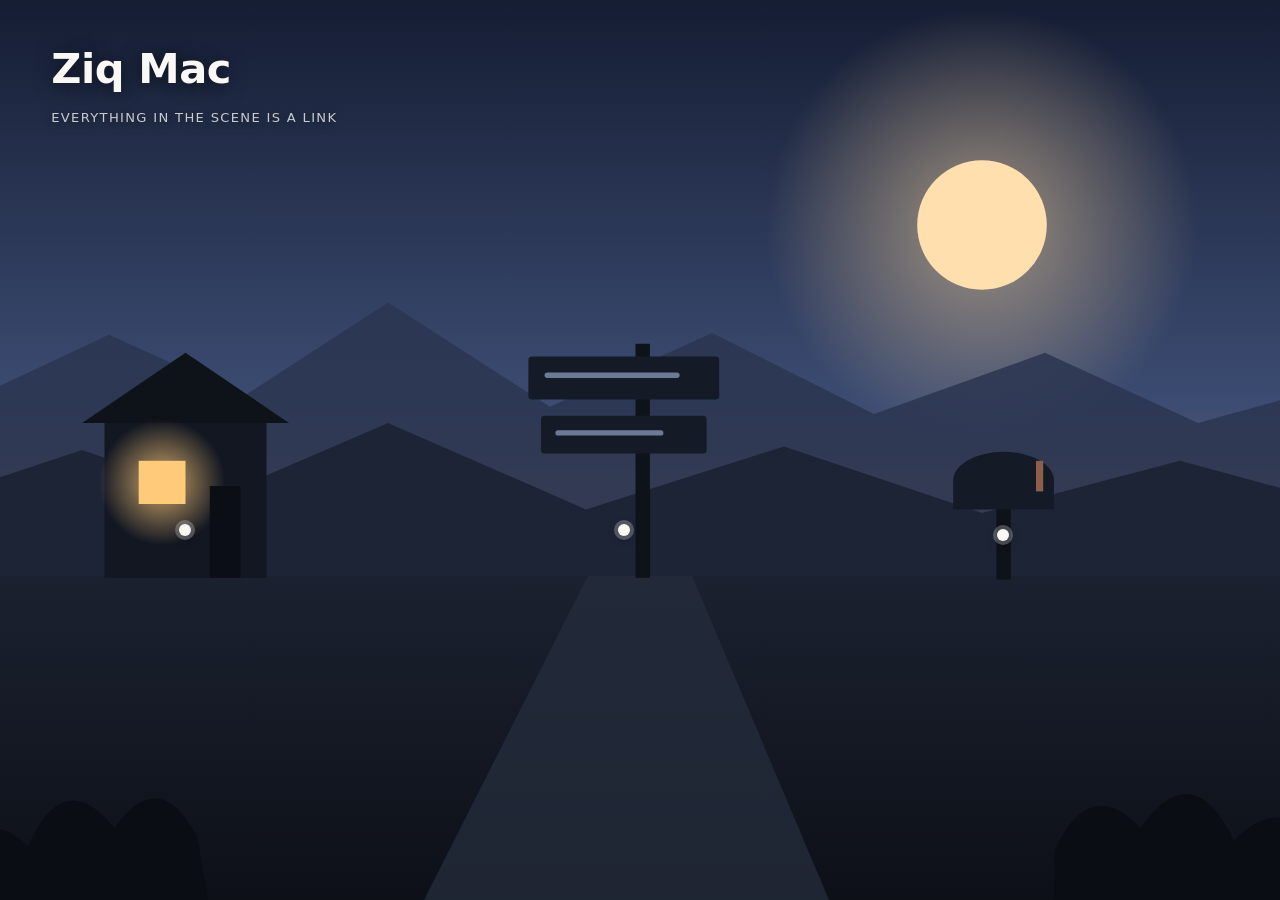
<file: index.html>
<!doctype html>
<html lang="en">
<head>
<meta charset="utf-8">
<meta name="viewport" content="width=device-width, initial-scale=1">
<title>Ziq Mac — Photography</title>
<meta name="description" content="Portfolio of Ziq Mac, photographer. Portraits, landscapes and editorial work.">
<link rel="canonical" href="https://example.com/">
<link rel="preload" as="image" href="assets/home.svg">

<style>
  :root {
    --paper: #faf8f5;
    --backdrop: #0d1017;

    /* Aspect ratio of the homepage image (width / height). The scene is
       1600x1000, so 1.6. Change this if you swap in a photo of a different
       shape — the hotspots are positioned against this box, so they stay
       glued to the picture at every viewport size. */
    --ar: 1.6;
  }

  * { box-sizing: border-box; }

  html, body { height: 100%; }

  body {
    margin: 0;
    background: var(--backdrop);
    color: var(--paper);
    font: 16px/1.6 ui-sans-serif, system-ui, -apple-system, "Segoe UI", sans-serif;
    overflow: hidden;
  }

  /* The stage fills the viewport and crops the overflow; the frame inside it
     keeps the image's exact aspect ratio. Sizing the frame to cover — rather
     than using object-fit on the <img> — is what lets percentage-positioned
     hotspots track the picture, because they share the frame's coordinate
     space no matter which axis is doing the cropping. */
  .stage {
    position: fixed;
    inset: 0;
    overflow: hidden;
  }

  /* Centred with position + transform rather than grid or flex centring: when
     the frame is larger than the viewport — which is the whole point of a
     cover crop — a centred grid item gets pinned to the start edge instead of
     overflowing evenly, and the crop then eats the bottom of the picture
     rather than a strip off each side. */
  .frame {
    position: absolute;
    top: 50%;
    left: 50%;
    transform: translate(-50%, -50%);
    aspect-ratio: var(--ar);
    width: max(100vw, calc(100vh * var(--ar)));
    width: max(100svw, calc(100svh * var(--ar)));
  }

  .photo {
    display: block;
    width: 100%;
    height: 100%;
    object-fit: cover;
  }

  /* --- Navigation ------------------------------------------------------
     One list of real links, laid out two ways: as hotspots over the picture
     on a large screen, as a bar along the bottom on a small one. Same markup
     either way, so keyboard and screen-reader users get the same nav as
     everyone else and there are no duplicate links to tab through. */

  .nav ul {
    list-style: none;
    margin: 0;
    padding: 0;
  }

  .nav li {
    position: absolute;
    left: var(--x);
    top: var(--y);
    width: var(--w);
    height: var(--h);
  }

  .nav a {
    position: absolute;
    inset: 0;
    display: grid;
    align-content: end;
    justify-items: center;
    gap: 8px;
    padding-bottom: 6px;
    color: var(--paper);
    text-decoration: none;
    border-radius: 10px;
  }

  /* The dot is the affordance: without it nothing on a photograph looks
     clickable. It sits at the bottom edge of the hotspot so it reads as a
     marker pinned to the thing behind it. */
  .dot {
    width: 12px;
    height: 12px;
    border-radius: 50%;
    background: var(--paper);
    box-shadow: 0 0 0 4px rgb(250 248 245 / .25), 0 2px 10px rgb(0 0 0 / .5);
    transition: transform .18s ease, box-shadow .18s ease;
  }

  .label {
    font-size: .8rem;
    letter-spacing: .12em;
    text-transform: uppercase;
    padding: 5px 12px;
    border-radius: 999px;
    background: rgb(13 16 23 / .68);
    backdrop-filter: blur(6px);
    white-space: nowrap;
    opacity: 0;
    transform: translateY(4px);
    transition: opacity .18s ease, transform .18s ease;
  }

  .nav a:hover .label,
  .nav a:focus-visible .label { opacity: 1; transform: none; }

  .nav a:hover .dot,
  .nav a:focus-visible .dot {
    transform: scale(1.45);
    box-shadow: 0 0 0 8px rgb(250 248 245 / .2), 0 2px 14px rgb(0 0 0 / .55);
  }

  .nav a:focus-visible {
    outline: 2px solid var(--paper);
    outline-offset: 4px;
  }

  @keyframes pulse {
    0%, 100% { box-shadow: 0 0 0 4px rgb(250 248 245 / .25), 0 2px 10px rgb(0 0 0 / .5); }
    50%      { box-shadow: 0 0 0 11px rgb(250 248 245 / 0), 0 2px 10px rgb(0 0 0 / .5); }
  }

  /* A slow pulse, staggered per marker, says "these are live" on first
     landing. Stops on interaction so it never competes with the hover state. */
  .nav a:not(:hover):not(:focus-visible) .dot { animation: pulse 3.2s ease-in-out infinite; }
  .nav li:nth-child(2) .dot { animation-delay: .5s; }
  .nav li:nth-child(3) .dot { animation-delay: 1s; }

  /* Anchored to the stage, not the frame: the frame is the part that gets
     cropped, so a wordmark inside it walks off the screen the moment the
     viewport is narrower than the picture. */
  .wordmark {
    position: absolute;
    top: clamp(20px, 4vh, 44px);
    left: clamp(20px, 4vw, 56px);
    z-index: 2;
  }

  .wordmark h1 {
    margin: 0;
    font-size: clamp(1.5rem, 3.4vw, 2.6rem);
    letter-spacing: -0.01em;
    text-shadow: 0 2px 18px rgb(0 0 0 / .6);
  }

  .wordmark p {
    margin: .35em 0 0;
    font-size: .82rem;
    letter-spacing: .1em;
    text-transform: uppercase;
    opacity: .78;
    text-shadow: 0 2px 12px rgb(0 0 0 / .7);
  }

  /* Touch devices have no hover, so the labels have to be there from the
     start or the hotspots are a guessing game. */
  @media (hover: none) {
    .label { opacity: 1; transform: none; }
  }

  /* When the viewport is narrower than the picture, covering the screen crops
     the sides off — and a hotspot you cannot see is not navigation. The
     leftmost hotspot starts at 11.2%, which survives the crop down to a
     viewport ratio of about 1.24; below that, and on any small screen, the
     same links become an ordinary bar.

     If you swap in an image with a different --ar, or move a hotspot closer to
     an edge, recompute this breakpoint — see README. */
  @media (max-width: 720px), (max-aspect-ratio: 5 / 4) {
    .nav {
      position: fixed;
      inset: auto 0 0 0;
      z-index: 2;
      background: linear-gradient(to top, rgb(13 16 23 / .92), rgb(13 16 23 / 0));
      padding: 48px 16px 20px;
    }
    .nav ul {
      display: flex;
      justify-content: center;
      flex-wrap: wrap;
      gap: 10px;
    }
    .nav li { position: static; width: auto; height: auto; }
    .nav a { position: static; padding: 0; }
    .dot { display: none; }
    .label { opacity: 1; transform: none; font-size: .78rem; padding: 9px 16px; }

    /* The hint is about the hotspots. In bar layout there are none to hint at. */
    .wordmark p { display: none; }
  }

  @media (prefers-reduced-motion: reduce) {
    .dot, .label, .nav a .dot { animation: none; transition: none; }
  }

  /* Turned on by adding ?edit to the URL — see README. */
  .editing .nav li { outline: 1px dashed rgb(250 248 245 / .8); }
  .editing .label { opacity: 1; transform: none; }
  .readout {
    position: fixed;
    left: 50%;
    bottom: 16px;
    transform: translateX(-50%);
    z-index: 3;
    font: 13px/1.4 ui-monospace, SFMono-Regular, Menlo, monospace;
    background: rgb(13 16 23 / .9);
    padding: 8px 14px;
    border-radius: 8px;
  }
</style>
</head>
<body>

<div class="stage">
  <div class="frame">

    <img class="photo" src="assets/home.svg" width="1600" height="1000"
         fetchpriority="high" decoding="async"
         alt="A cabin, a signpost and a mailbox on a hillside at dusk.">

    <nav class="nav" aria-label="Main">
      <ul>
        <li style="--x:11.2%; --y:38.5%; --w:14.4%; --h:26%">
          <a href="about.html"><span class="dot"></span><span class="label">About</span></a>
        </li>
        <li style="--x:42%; --y:38%; --w:13.8%; --h:26.5%">
          <a href="work.html"><span class="dot"></span><span class="label">Work</span></a>
        </li>
        <li style="--x:71.2%; --y:50%; --w:8%; --h:15%">
          <a href="contact.html"><span class="dot"></span><span class="label">Contact</span></a>
        </li>
      </ul>
    </nav>

  </div>

  <div class="wordmark">
    <h1>Ziq Mac</h1>
    <p>Everything in the scene is a link</p>
  </div>

</div>

<script>
/* Hotspot placement helper. Load the page with ?edit to outline the hotspots
   and read out the coordinates of wherever you click, as percentages of the
   image — paste those straight into the --x / --y variables above. Does
   nothing at all on the normal URL. */
(function () {
  if (!/(^|[?&])edit(=|&|$)/.test(location.search)) return;

  var frame = document.querySelector('.frame');
  document.body.classList.add('editing');

  var readout = document.createElement('div');
  readout.className = 'readout';
  readout.textContent = 'edit mode — click the picture to read coordinates';
  document.body.appendChild(readout);

  frame.addEventListener('click', function (e) {
    e.preventDefault();
    var box = frame.getBoundingClientRect();
    var x = ((e.clientX - box.left) / box.width) * 100;
    var y = ((e.clientY - box.top) / box.height) * 100;
    var text = '--x:' + x.toFixed(1) + '%; --y:' + y.toFixed(1) + '%';
    readout.textContent = text;
    if (navigator.clipboard) navigator.clipboard.writeText(text).catch(function () {});
  });
})();
</script>

</body>
</html>
</file>
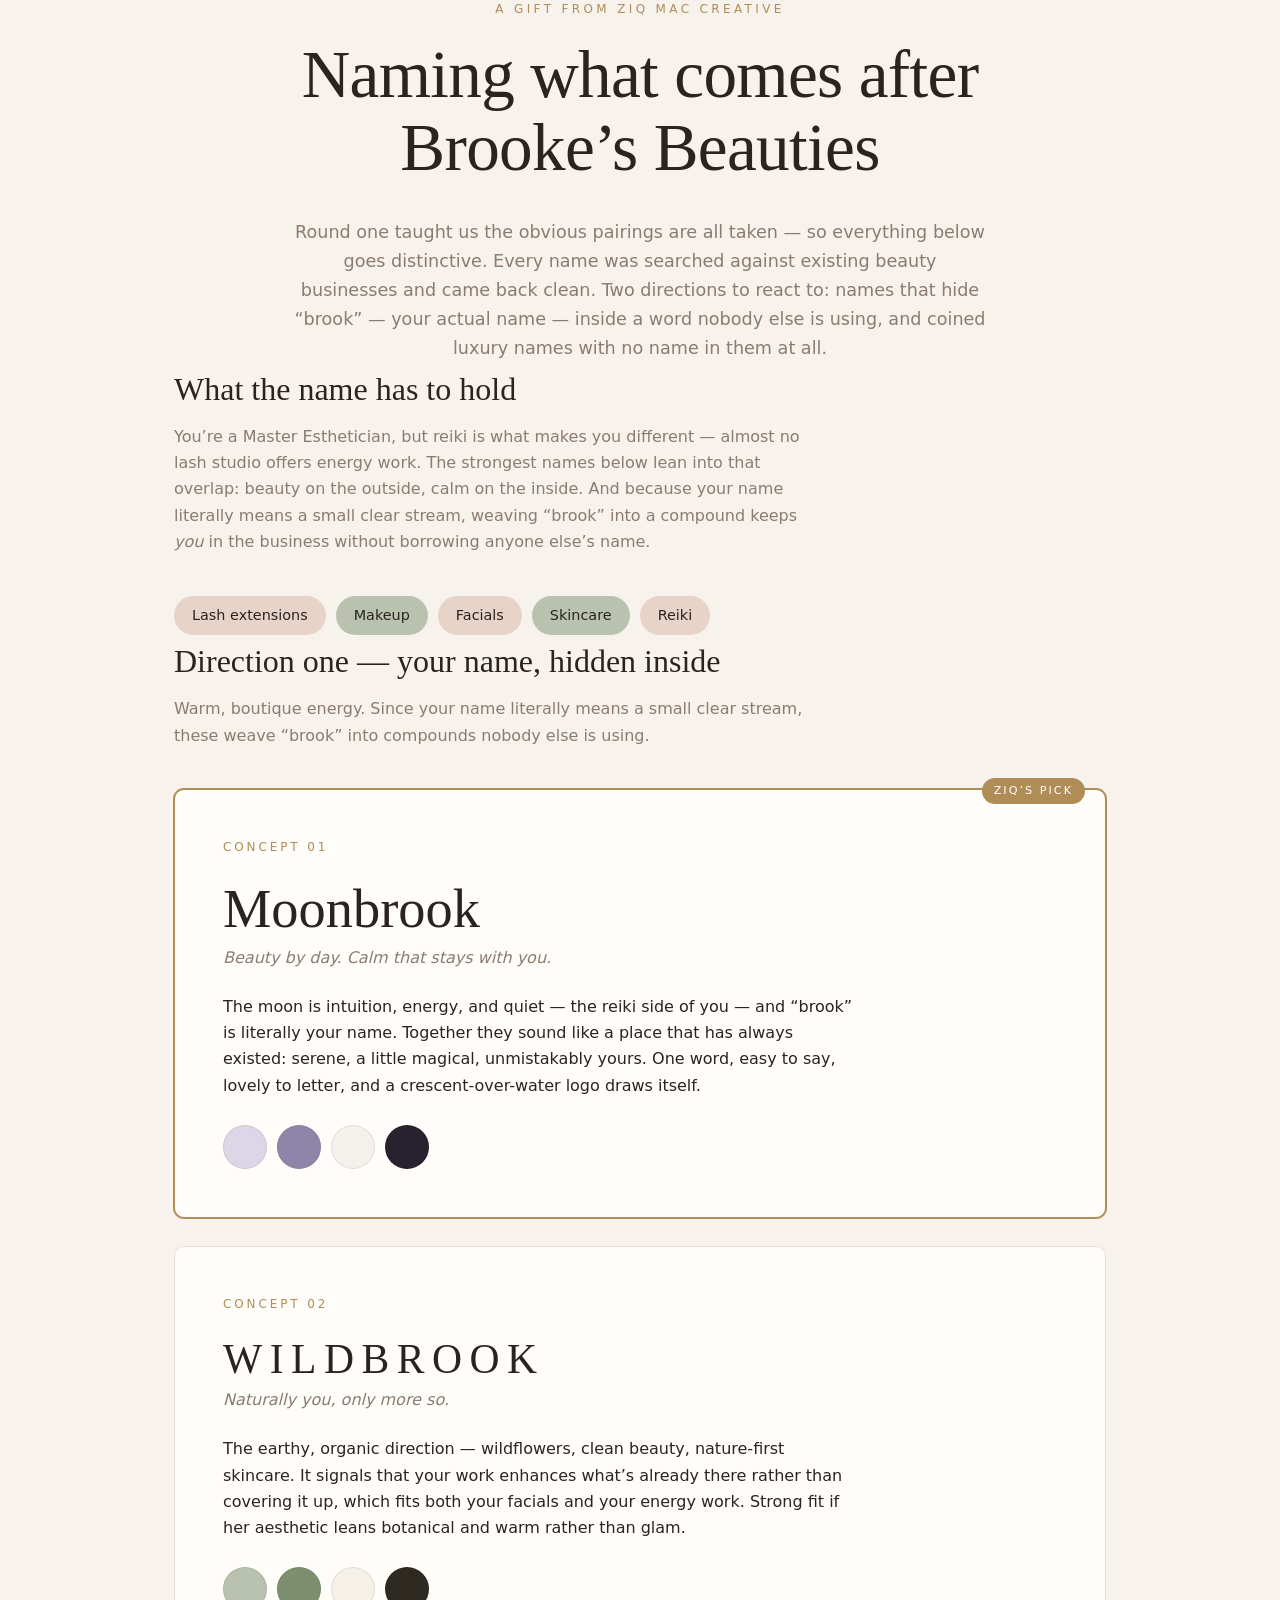
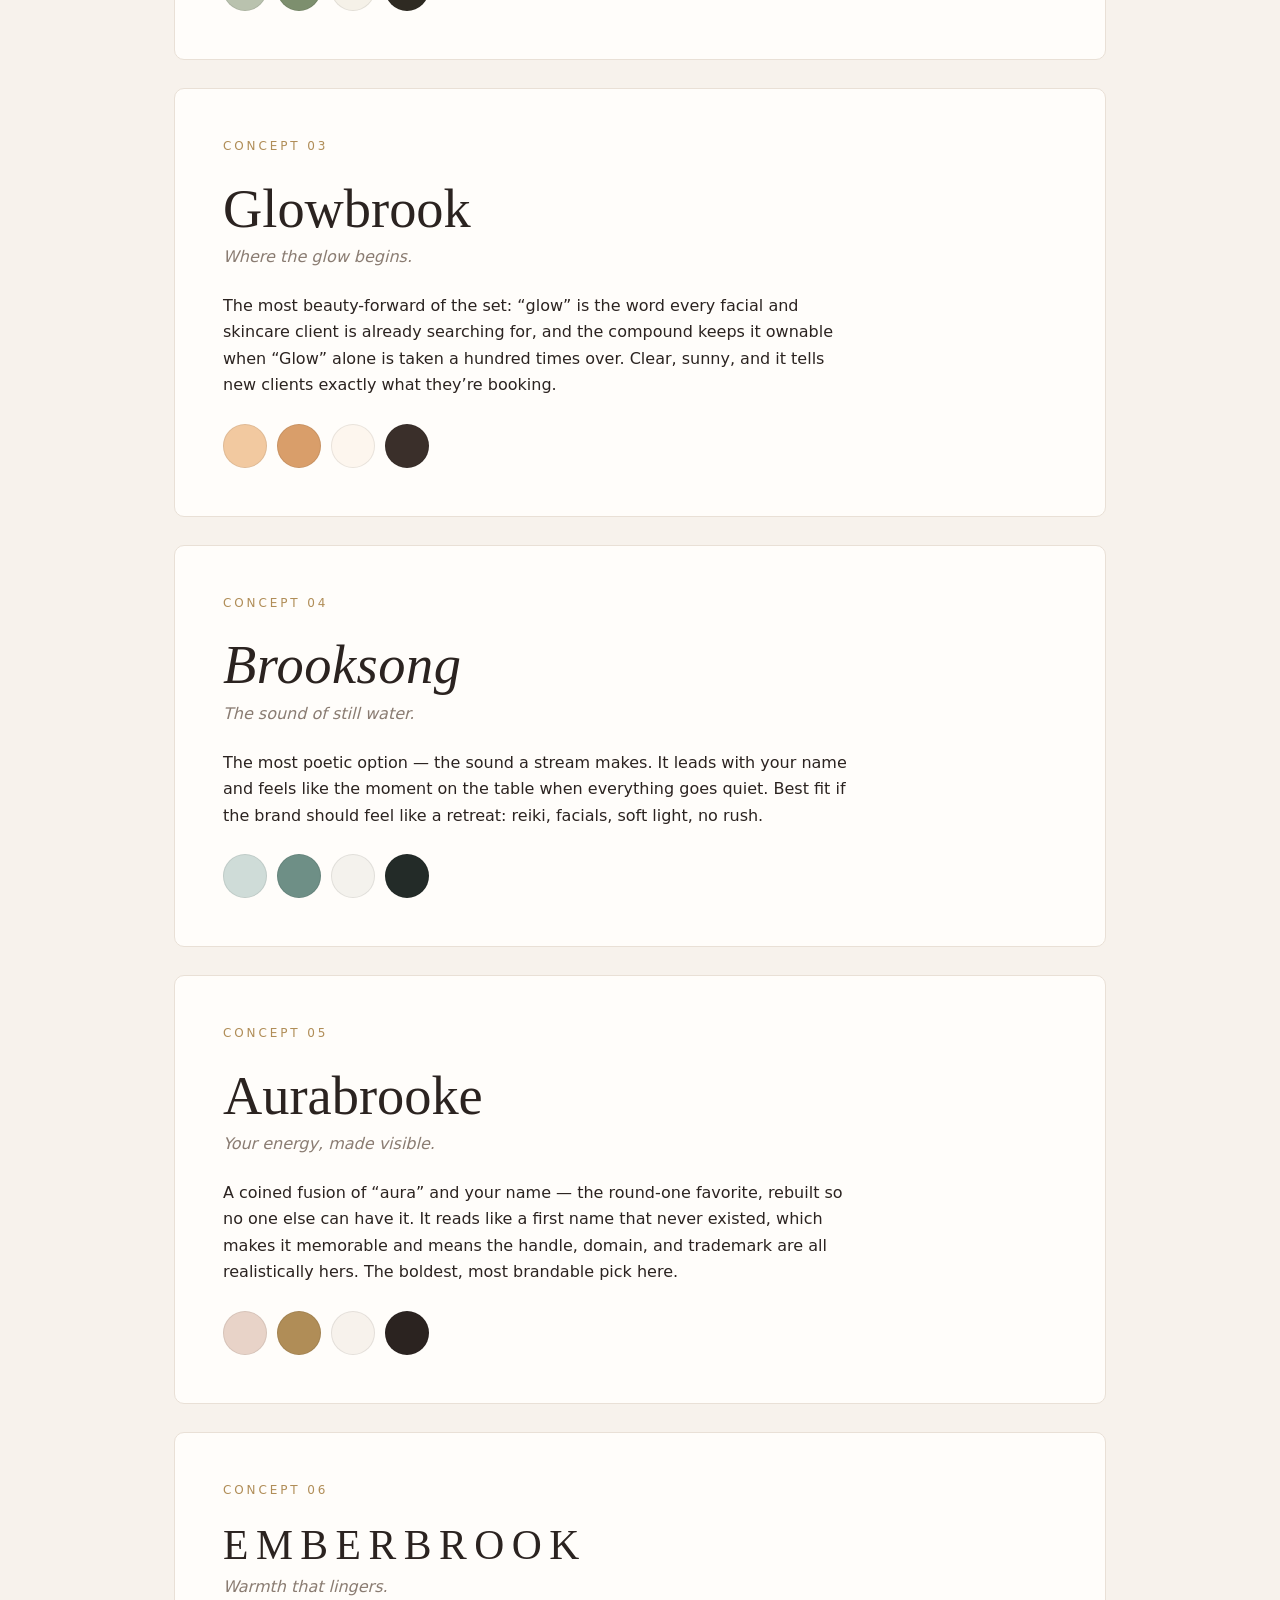
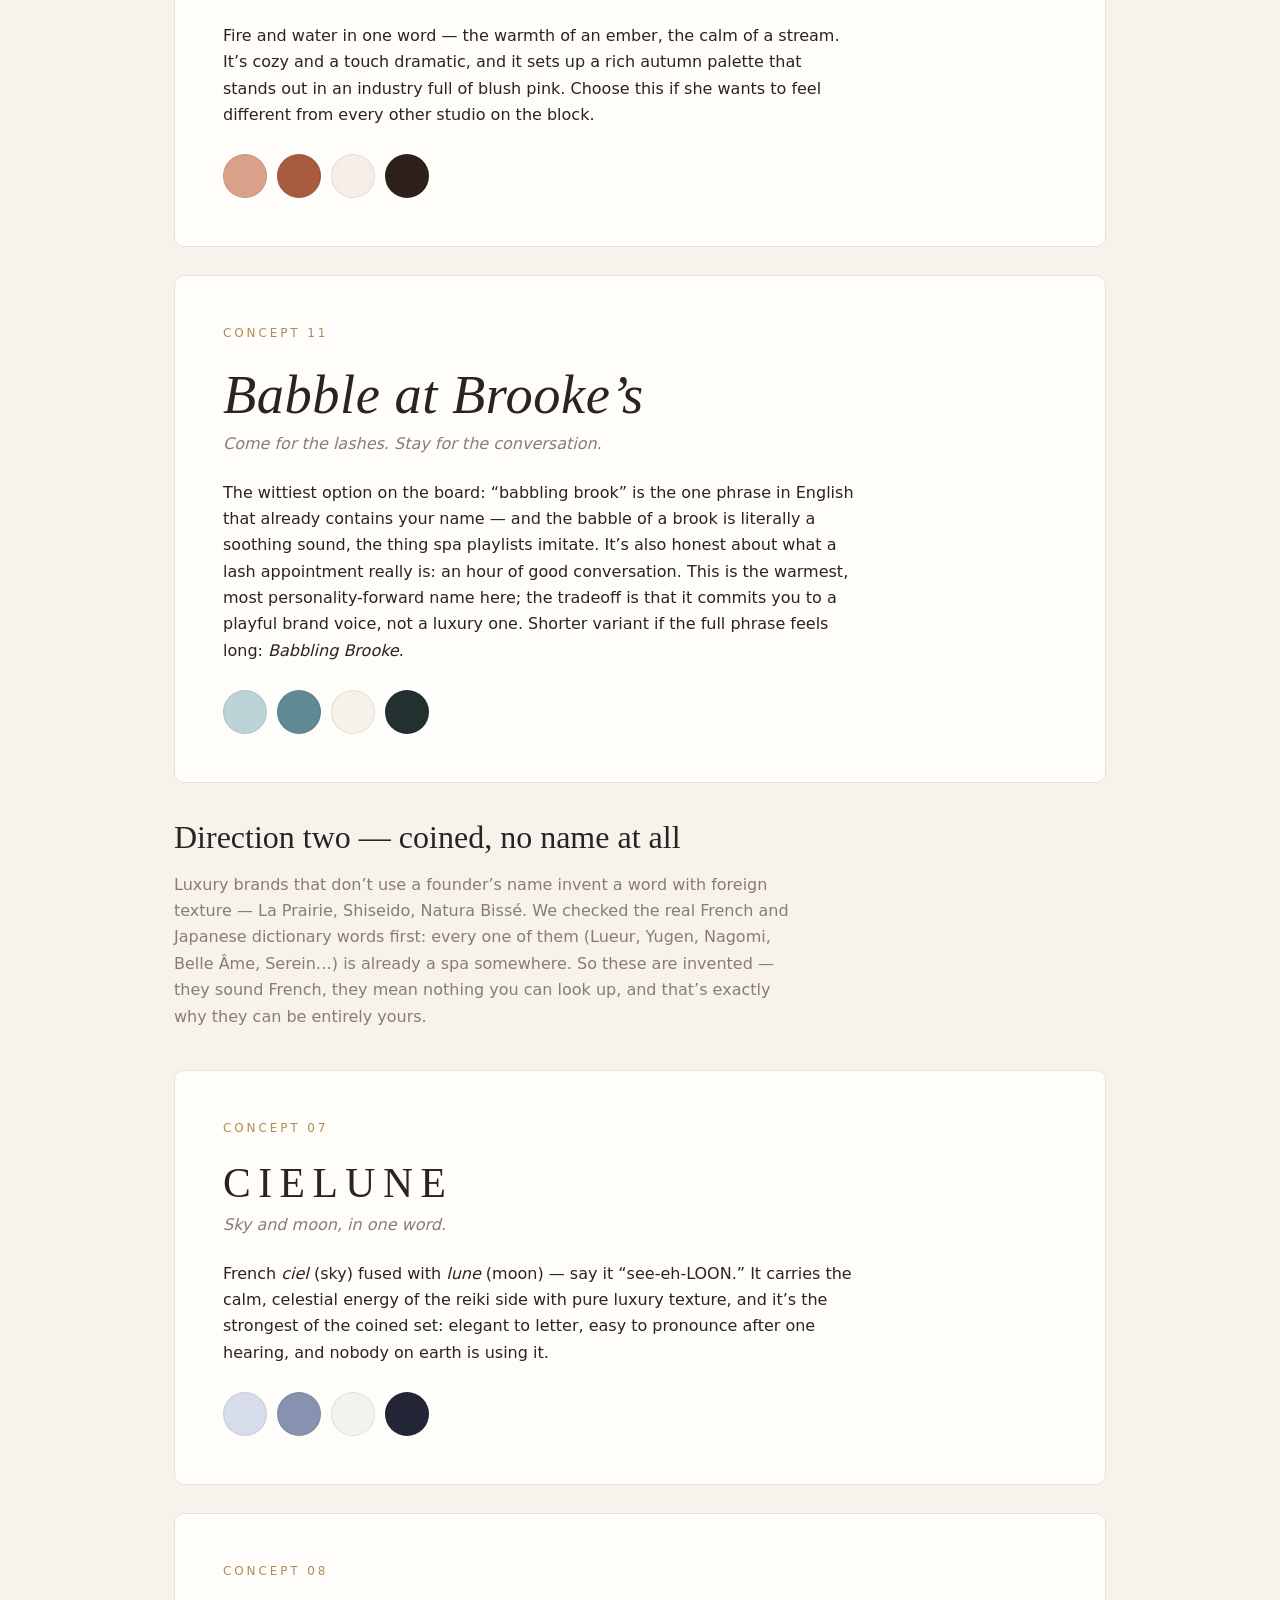
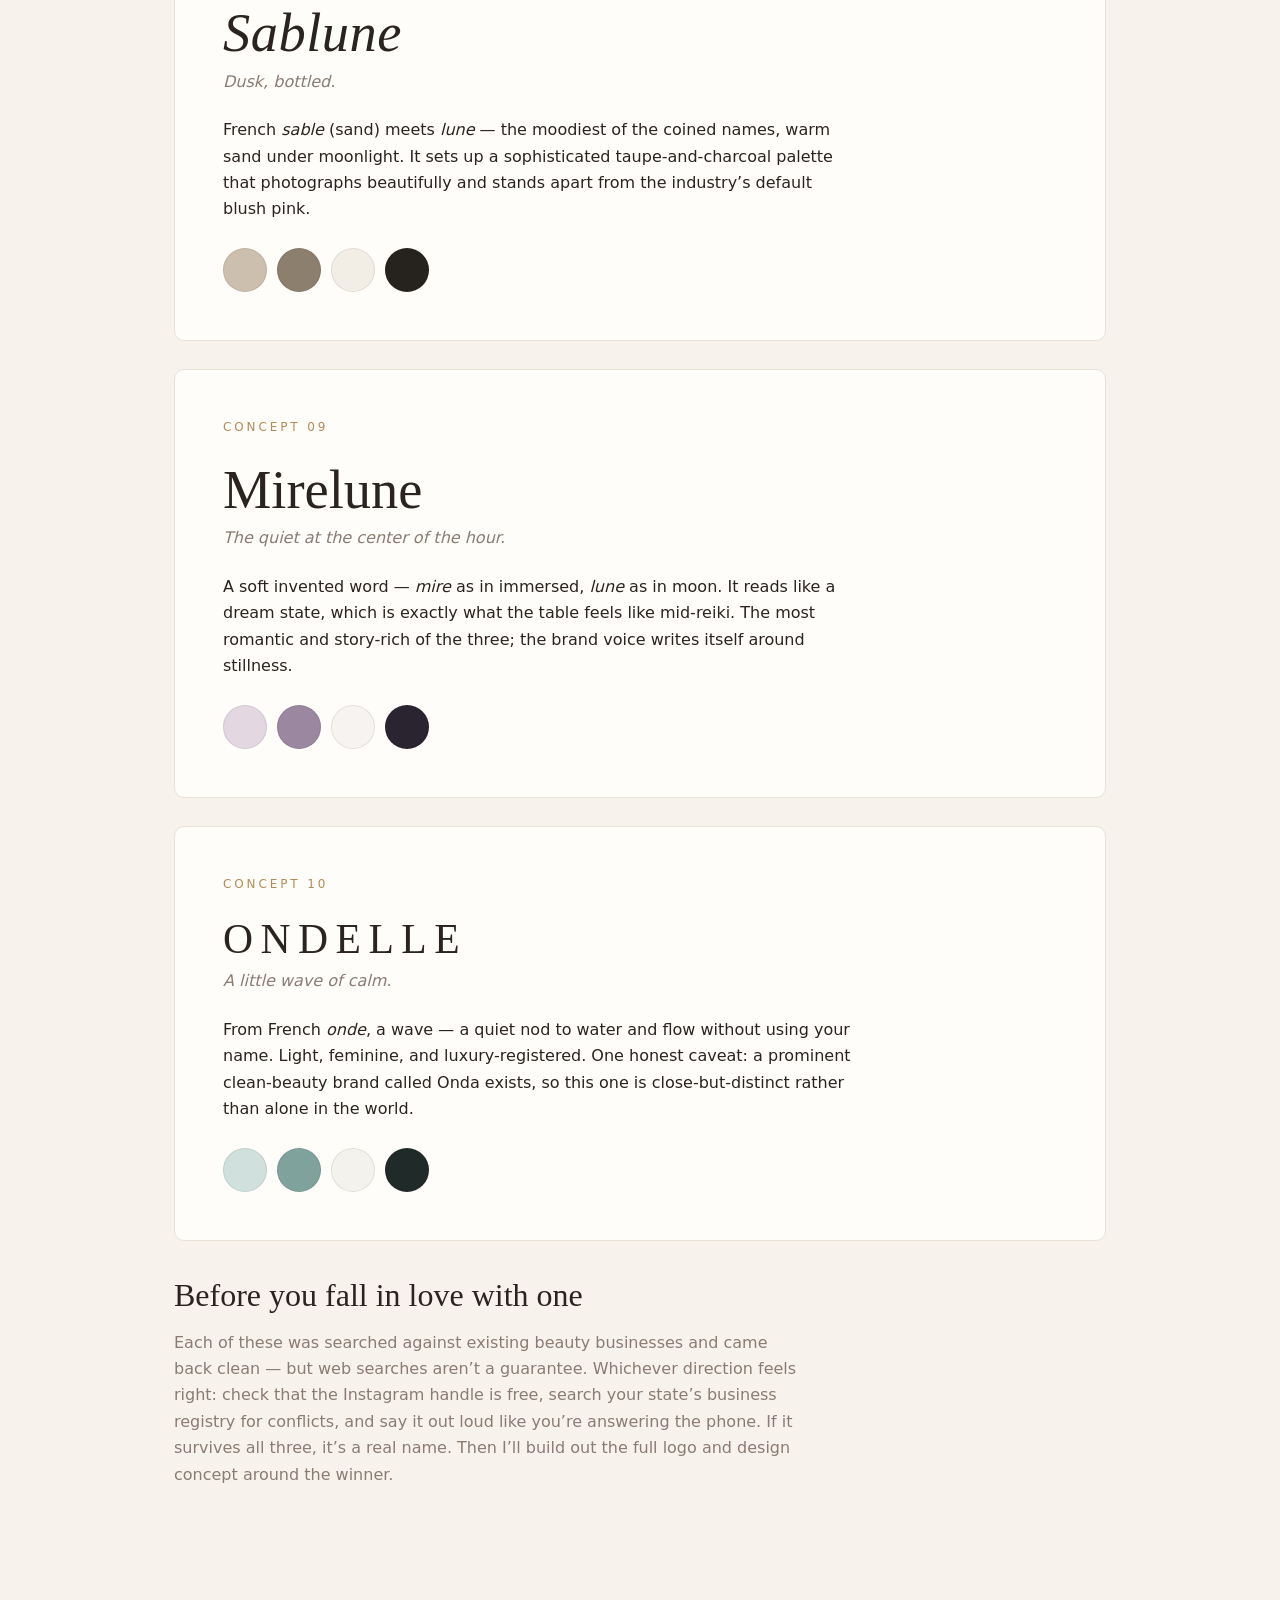
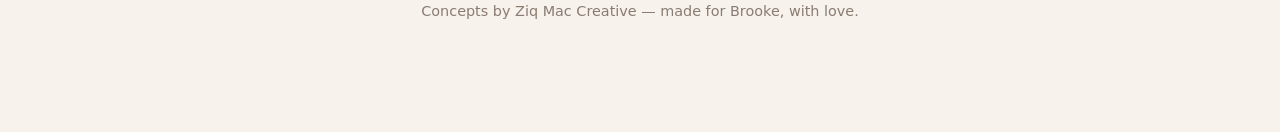
<file: brooke/index.html>
<!doctype html>
<html lang="en">
<head>
<meta charset="utf-8">
<meta name="viewport" content="width=device-width, initial-scale=1">
<title>Rebrand Concepts for Brooke — by Ziq Mac</title>
<meta name="description" content="Naming and brand direction concepts for Brooke, Master Esthetician. Lash extensions, makeup, facials, skincare, and reiki.">
<meta name="robots" content="noindex">

<style>
  :root {
    --ink: #2b2320;
    --paper: #f7f2ec;
    --muted: #8a7c72;
    --blush: #e8d3c8;
    --sage: #b9c2ae;
    --gold: #b08d57;
    --measure: 62ch;
  }

  * { box-sizing: border-box; }

  body {
    margin: 0;
    background: var(--paper);
    color: var(--ink);
    font: 16px/1.65 ui-sans-serif, system-ui, -apple-system, "Segoe UI", sans-serif;
  }

  .wrap { max-width: 980px; margin: 0 auto; padding: 0 24px; }

  header { padding: 16vh 0 10vh; text-align: center; }
  .kicker {
    text-transform: uppercase;
    letter-spacing: .28em;
    font-size: .75rem;
    color: var(--gold);
    margin: 0 0 1.2rem;
  }
  h1 {
    font-family: Didot, "Bodoni MT", "Playfair Display", Georgia, serif;
    font-weight: 500;
    font-size: clamp(2.2rem, 7vw, 4.2rem);
    line-height: 1.08;
    letter-spacing: -0.01em;
    margin: 0 0 .5em;
  }
  .lede {
    max-width: var(--measure);
    margin: 0 auto;
    color: var(--muted);
    font-size: 1.1rem;
  }

  section { padding: 6vh 0; }
  h2 {
    font-family: Didot, "Bodoni MT", "Playfair Display", Georgia, serif;
    font-weight: 500;
    font-size: clamp(1.4rem, 3vw, 2rem);
    margin: 0 0 .5rem;
  }
  .note { color: var(--muted); max-width: var(--measure); margin: 0 0 2.5rem; }

  .concept {
    background: #fffdfa;
    border: 1px solid #e9e0d6;
    border-radius: 10px;
    padding: clamp(24px, 5vw, 48px);
    margin-bottom: 28px;
  }
  .concept .num {
    font-size: .75rem;
    letter-spacing: .24em;
    text-transform: uppercase;
    color: var(--gold);
    margin: 0 0 1.4rem;
  }
  .wordmark {
    font-family: Didot, "Bodoni MT", "Playfair Display", Georgia, serif;
    font-weight: 500;
    font-size: clamp(2rem, 6vw, 3.4rem);
    line-height: 1.1;
    margin: 0 0 .3rem;
  }
  .wordmark .amp { color: var(--gold); font-style: italic; }
  .wordmark.caps { text-transform: uppercase; letter-spacing: .18em; font-size: clamp(1.6rem, 5vw, 2.6rem); }
  .wordmark.script { font-style: italic; letter-spacing: .01em; }
  .tagline {
    color: var(--muted);
    font-style: italic;
    margin: 0 0 1.4rem;
  }
  .why { max-width: var(--measure); margin: 0 0 1.6rem; }

  .swatches { display: flex; gap: 10px; }
  .swatch {
    width: 44px; height: 44px;
    border-radius: 50%;
    border: 1px solid rgba(0,0,0,.08);
  }

  .pick {
    border-color: var(--gold);
    box-shadow: 0 0 0 1px var(--gold);
    position: relative;
  }
  .pick .badge {
    position: absolute;
    top: -12px; right: 20px;
    background: var(--gold);
    color: #fff;
    font-size: .7rem;
    letter-spacing: .18em;
    text-transform: uppercase;
    padding: 4px 12px;
    border-radius: 999px;
  }

  .services { display: flex; flex-wrap: wrap; gap: 10px; padding: 0; margin: 0; list-style: none; }
  .services li {
    background: var(--blush);
    border-radius: 999px;
    padding: 8px 18px;
    font-size: .9rem;
  }
  .services li:nth-child(even) { background: var(--sage); }

  footer { padding: 8vh 0 12vh; text-align: center; color: var(--muted); font-size: .9rem; }
</style>
</head>
<body>

<header class="wrap">
  <p class="kicker">A gift from Ziq Mac Creative</p>
  <h1>Naming what comes after Brooke&rsquo;s&nbsp;Beauties</h1>
  <p class="lede">Round one taught us the obvious pairings are all taken — so everything below goes
  distinctive. Every name was searched against existing beauty businesses and came back clean.
  Two directions to react to: names that hide &ldquo;brook&rdquo; — your actual name — inside a
  word nobody else is using, and coined luxury names with no name in them at all.</p>
</header>

<section class="wrap">
  <h2>What the name has to hold</h2>
  <p class="note">You&rsquo;re a Master Esthetician, but reiki is what makes you different — almost no
  lash studio offers energy work. The strongest names below lean into that overlap: beauty on the
  outside, calm on the inside. And because your name literally means a small clear stream, weaving
  &ldquo;brook&rdquo; into a compound keeps <em>you</em> in the business without borrowing anyone
  else&rsquo;s name.</p>
  <ul class="services">
    <li>Lash extensions</li>
    <li>Makeup</li>
    <li>Facials</li>
    <li>Skincare</li>
    <li>Reiki</li>
  </ul>
</section>

<section class="wrap">

  <h2>Direction one — your name, hidden inside</h2>
  <p class="note">Warm, boutique energy. Since your name literally means a small clear stream,
  these weave &ldquo;brook&rdquo; into compounds nobody else is using.</p>

  <article class="concept pick">
    <span class="badge">Ziq&rsquo;s pick</span>
    <p class="num">Concept 01</p>
    <p class="wordmark">Moonbrook</p>
    <p class="tagline">Beauty by day. Calm that stays with you.</p>
    <p class="why">The moon is intuition, energy, and quiet — the reiki side of you — and
    &ldquo;brook&rdquo; is literally your name. Together they sound like a place that has always
    existed: serene, a little magical, unmistakably yours. One word, easy to say, lovely to
    letter, and a crescent-over-water logo draws itself.</p>
    <div class="swatches">
      <div class="swatch" style="background:#dcd6e6"></div>
      <div class="swatch" style="background:#8d86a8"></div>
      <div class="swatch" style="background:#f4f1ec"></div>
      <div class="swatch" style="background:#26222e"></div>
    </div>
  </article>

  <article class="concept">
    <p class="num">Concept 02</p>
    <p class="wordmark caps">Wildbrook</p>
    <p class="tagline">Naturally you, only more so.</p>
    <p class="why">The earthy, organic direction — wildflowers, clean beauty, nature-first
    skincare. It signals that your work enhances what&rsquo;s already there rather than covering
    it up, which fits both your facials and your energy work. Strong fit if her aesthetic leans
    botanical and warm rather than glam.</p>
    <div class="swatches">
      <div class="swatch" style="background:#b9c2ae"></div>
      <div class="swatch" style="background:#7d8f6e"></div>
      <div class="swatch" style="background:#f5f1e8"></div>
      <div class="swatch" style="background:#2e2a22"></div>
    </div>
  </article>

  <article class="concept">
    <p class="num">Concept 03</p>
    <p class="wordmark">Glowbrook</p>
    <p class="tagline">Where the glow begins.</p>
    <p class="why">The most beauty-forward of the set: &ldquo;glow&rdquo; is the word every
    facial and skincare client is already searching for, and the compound keeps it ownable when
    &ldquo;Glow&rdquo; alone is taken a hundred times over. Clear, sunny, and it tells new
    clients exactly what they&rsquo;re booking.</p>
    <div class="swatches">
      <div class="swatch" style="background:#f2c9a0"></div>
      <div class="swatch" style="background:#d99e6a"></div>
      <div class="swatch" style="background:#fdf6ee"></div>
      <div class="swatch" style="background:#3a2f2a"></div>
    </div>
  </article>

  <article class="concept">
    <p class="num">Concept 04</p>
    <p class="wordmark script">Brooksong</p>
    <p class="tagline">The sound of still water.</p>
    <p class="why">The most poetic option — the sound a stream makes. It leads with your name
    and feels like the moment on the table when everything goes quiet. Best fit if the brand
    should feel like a retreat: reiki, facials, soft light, no rush.</p>
    <div class="swatches">
      <div class="swatch" style="background:#cfdcd8"></div>
      <div class="swatch" style="background:#6e8f86"></div>
      <div class="swatch" style="background:#f4f2ed"></div>
      <div class="swatch" style="background:#232b28"></div>
    </div>
  </article>

  <article class="concept">
    <p class="num">Concept 05</p>
    <p class="wordmark">Aurabrooke</p>
    <p class="tagline">Your energy, made visible.</p>
    <p class="why">A coined fusion of &ldquo;aura&rdquo; and your name — the round-one favorite,
    rebuilt so no one else can have it. It reads like a first name that never existed, which
    makes it memorable and means the handle, domain, and trademark are all realistically hers.
    The boldest, most brandable pick here.</p>
    <div class="swatches">
      <div class="swatch" style="background:#e8d3c8"></div>
      <div class="swatch" style="background:#b08d57"></div>
      <div class="swatch" style="background:#f7f2ec"></div>
      <div class="swatch" style="background:#2b2320"></div>
    </div>
  </article>

  <article class="concept">
    <p class="num">Concept 06</p>
    <p class="wordmark caps">Emberbrook</p>
    <p class="tagline">Warmth that lingers.</p>
    <p class="why">Fire and water in one word — the warmth of an ember, the calm of a stream.
    It&rsquo;s cozy and a touch dramatic, and it sets up a rich autumn palette that stands out
    in an industry full of blush pink. Choose this if she wants to feel different from every
    other studio on the block.</p>
    <div class="swatches">
      <div class="swatch" style="background:#d9a08a"></div>
      <div class="swatch" style="background:#a85b3f"></div>
      <div class="swatch" style="background:#f6efe8"></div>
      <div class="swatch" style="background:#2e211c"></div>
    </div>
  </article>

  <article class="concept">
    <p class="num">Concept 11</p>
    <p class="wordmark script">Babble at Brooke&rsquo;s</p>
    <p class="tagline">Come for the lashes. Stay for the conversation.</p>
    <p class="why">The wittiest option on the board: &ldquo;babbling brook&rdquo; is the one
    phrase in English that already contains your name — and the babble of a brook is literally
    a soothing sound, the thing spa playlists imitate. It&rsquo;s also honest about what a lash
    appointment really is: an hour of good conversation. This is the warmest, most personality-forward
    name here; the tradeoff is that it commits you to a playful brand voice, not a luxury one.
    Shorter variant if the full phrase feels long: <em>Babbling Brooke</em>.</p>
    <div class="swatches">
      <div class="swatch" style="background:#bcd3d8"></div>
      <div class="swatch" style="background:#5f8a94"></div>
      <div class="swatch" style="background:#f6f2ea"></div>
      <div class="swatch" style="background:#22302f"></div>
    </div>
  </article>

  <h2>Direction two — coined, no name at all</h2>
  <p class="note">Luxury brands that don&rsquo;t use a founder&rsquo;s name invent a word with
  foreign texture — La Prairie, Shiseido, Natura Biss&eacute;. We checked the real French and
  Japanese dictionary words first: every one of them (Lueur, Yugen, Nagomi, Belle &Acirc;me,
  Serein&hellip;) is already a spa somewhere. So these are invented — they sound French, they
  mean nothing you can look up, and that&rsquo;s exactly why they can be entirely yours.</p>

  <article class="concept">
    <p class="num">Concept 07</p>
    <p class="wordmark caps">Cielune</p>
    <p class="tagline">Sky and moon, in one word.</p>
    <p class="why">French <em>ciel</em> (sky) fused with <em>lune</em> (moon) — say it
    &ldquo;see-eh-LOON.&rdquo; It carries the calm, celestial energy of the reiki side with pure
    luxury texture, and it&rsquo;s the strongest of the coined set: elegant to letter, easy to
    pronounce after one hearing, and nobody on earth is using it.</p>
    <div class="swatches">
      <div class="swatch" style="background:#d7dcea"></div>
      <div class="swatch" style="background:#8792b0"></div>
      <div class="swatch" style="background:#f4f2ee"></div>
      <div class="swatch" style="background:#232636"></div>
    </div>
  </article>

  <article class="concept">
    <p class="num">Concept 08</p>
    <p class="wordmark script">Sablune</p>
    <p class="tagline">Dusk, bottled.</p>
    <p class="why">French <em>sable</em> (sand) meets <em>lune</em> — the moodiest of the coined
    names, warm sand under moonlight. It sets up a sophisticated taupe-and-charcoal palette that
    photographs beautifully and stands apart from the industry&rsquo;s default blush pink.</p>
    <div class="swatches">
      <div class="swatch" style="background:#cdbfae"></div>
      <div class="swatch" style="background:#8d7f6e"></div>
      <div class="swatch" style="background:#f2ede5"></div>
      <div class="swatch" style="background:#26221d"></div>
    </div>
  </article>

  <article class="concept">
    <p class="num">Concept 09</p>
    <p class="wordmark">Mirelune</p>
    <p class="tagline">The quiet at the center of the hour.</p>
    <p class="why">A soft invented word — <em>mire</em> as in immersed, <em>lune</em> as in moon.
    It reads like a dream state, which is exactly what the table feels like mid-reiki. The most
    romantic and story-rich of the three; the brand voice writes itself around stillness.</p>
    <div class="swatches">
      <div class="swatch" style="background:#e3d8e2"></div>
      <div class="swatch" style="background:#9b87a0"></div>
      <div class="swatch" style="background:#f6f3f1"></div>
      <div class="swatch" style="background:#2a2430"></div>
    </div>
  </article>

  <article class="concept">
    <p class="num">Concept 10</p>
    <p class="wordmark caps">Ondelle</p>
    <p class="tagline">A little wave of calm.</p>
    <p class="why">From French <em>onde</em>, a wave — a quiet nod to water and flow without
    using your name. Light, feminine, and luxury-registered. One honest caveat: a prominent
    clean-beauty brand called Onda exists, so this one is close-but-distinct rather than alone
    in the world.</p>
    <div class="swatches">
      <div class="swatch" style="background:#cfe0dd"></div>
      <div class="swatch" style="background:#7fa39c"></div>
      <div class="swatch" style="background:#f3f2ec"></div>
      <div class="swatch" style="background:#202a28"></div>
    </div>
  </article>

</section>

<section class="wrap">
  <h2>Before you fall in love with one</h2>
  <p class="note">Each of these was searched against existing beauty businesses and came back
  clean — but web searches aren&rsquo;t a guarantee. Whichever direction feels right: check that
  the Instagram handle is free, search your state&rsquo;s business registry for conflicts, and say
  it out loud like you&rsquo;re answering the phone. If it survives all three, it&rsquo;s a real
  name. Then I&rsquo;ll build out the full logo and design concept around the winner.</p>
</section>

<footer>
  Concepts by Ziq Mac Creative &mdash; made for Brooke, with love.
</footer>

</body>
</html>
</file>
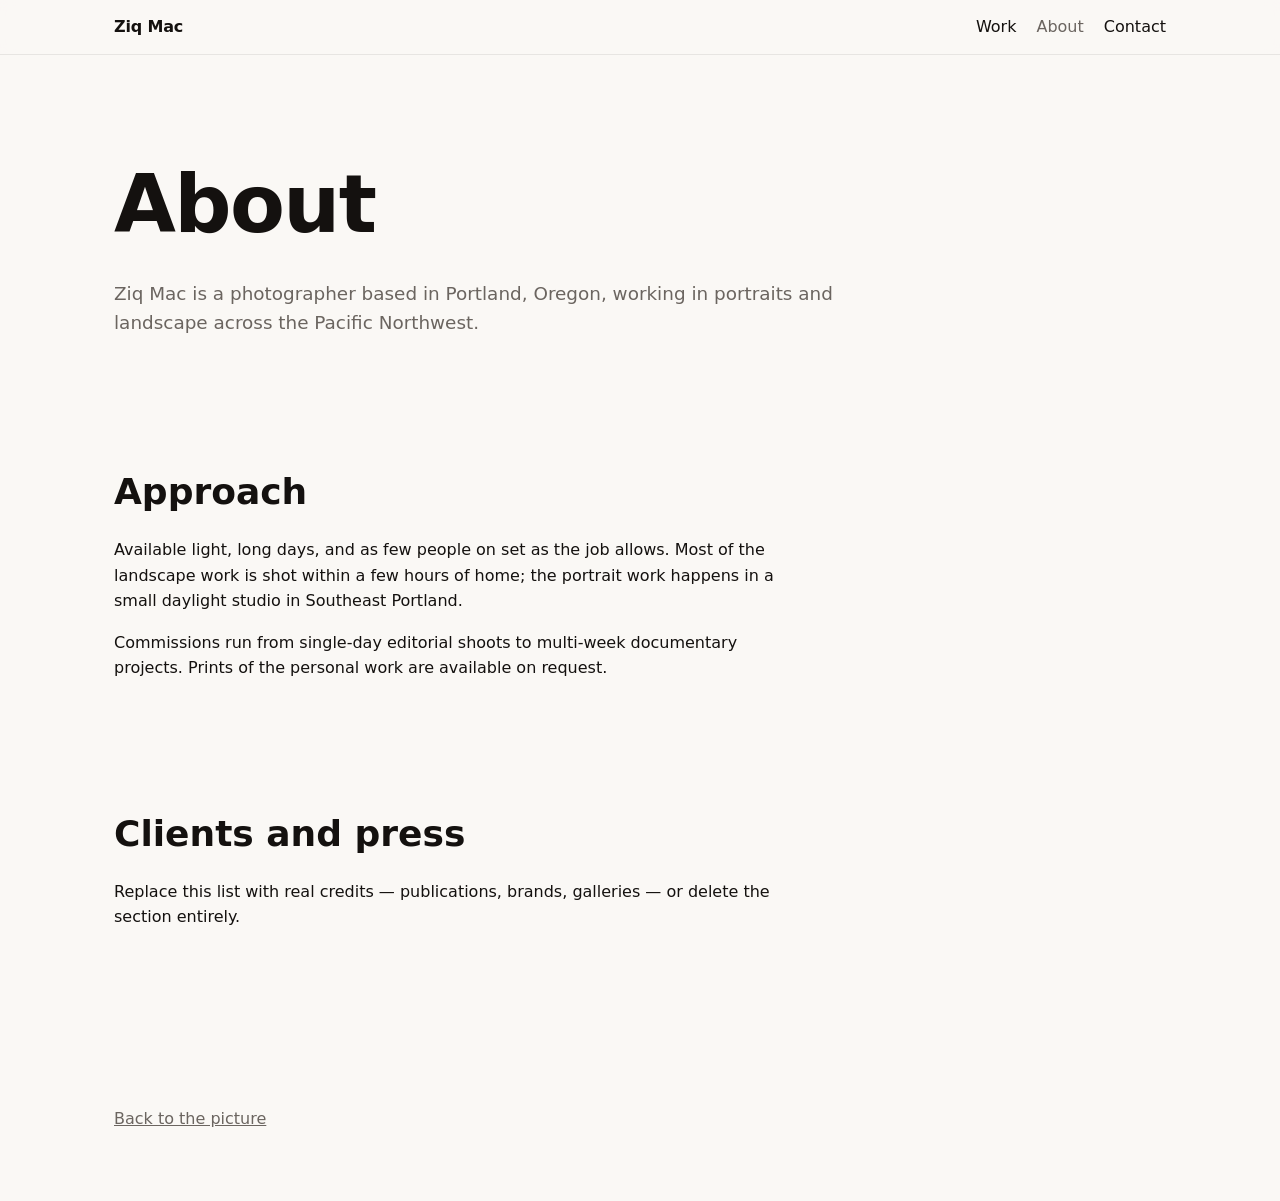
<file: about.html>
<!doctype html>
<html lang="en">
<head>
<meta charset="utf-8">
<meta name="viewport" content="width=device-width, initial-scale=1">
<title>About — Ziq Mac</title>
<meta name="description" content="About Ziq Mac, a portrait and landscape photographer based in Portland, Oregon.">
<link rel="canonical" href="https://example.com/about.html">
<link rel="stylesheet" href="assets/site.css">
</head>
<body>

<div class="sitebar">
  <div class="wrap">
    <a class="home" href="index.html">Ziq Mac</a>
    <nav aria-label="Main">
      <a href="work.html">Work</a>
      <a href="about.html" aria-current="page">About</a>
      <a href="contact.html">Contact</a>
    </nav>
  </div>
</div>

<div class="wrap">
  <main>
  <header class="page">
    <h1>About</h1>
    <p class="lede">
      Ziq Mac is a photographer based in Portland, Oregon, working in portraits
      and landscape across the Pacific Northwest.
    </p>
  </header>

  <section>
    <h2>Approach</h2>
    <p>
      Available light, long days, and as few people on set as the job allows.
      Most of the landscape work is shot within a few hours of home; the
      portrait work happens in a small daylight studio in Southeast Portland.
    </p>
    <p>
      Commissions run from single-day editorial shoots to multi-week
      documentary projects. Prints of the personal work are available on
      request.
    </p>
  </section>

  <section>
    <h2>Clients and press</h2>
    <p>
      Replace this list with real credits — publications, brands, galleries —
      or delete the section entirely.
    </p>
  </section>
  </main>

  <footer>
    <p><a href="index.html">Back to the picture</a></p>
  </footer>
</div>

</body>
</html>
</file>
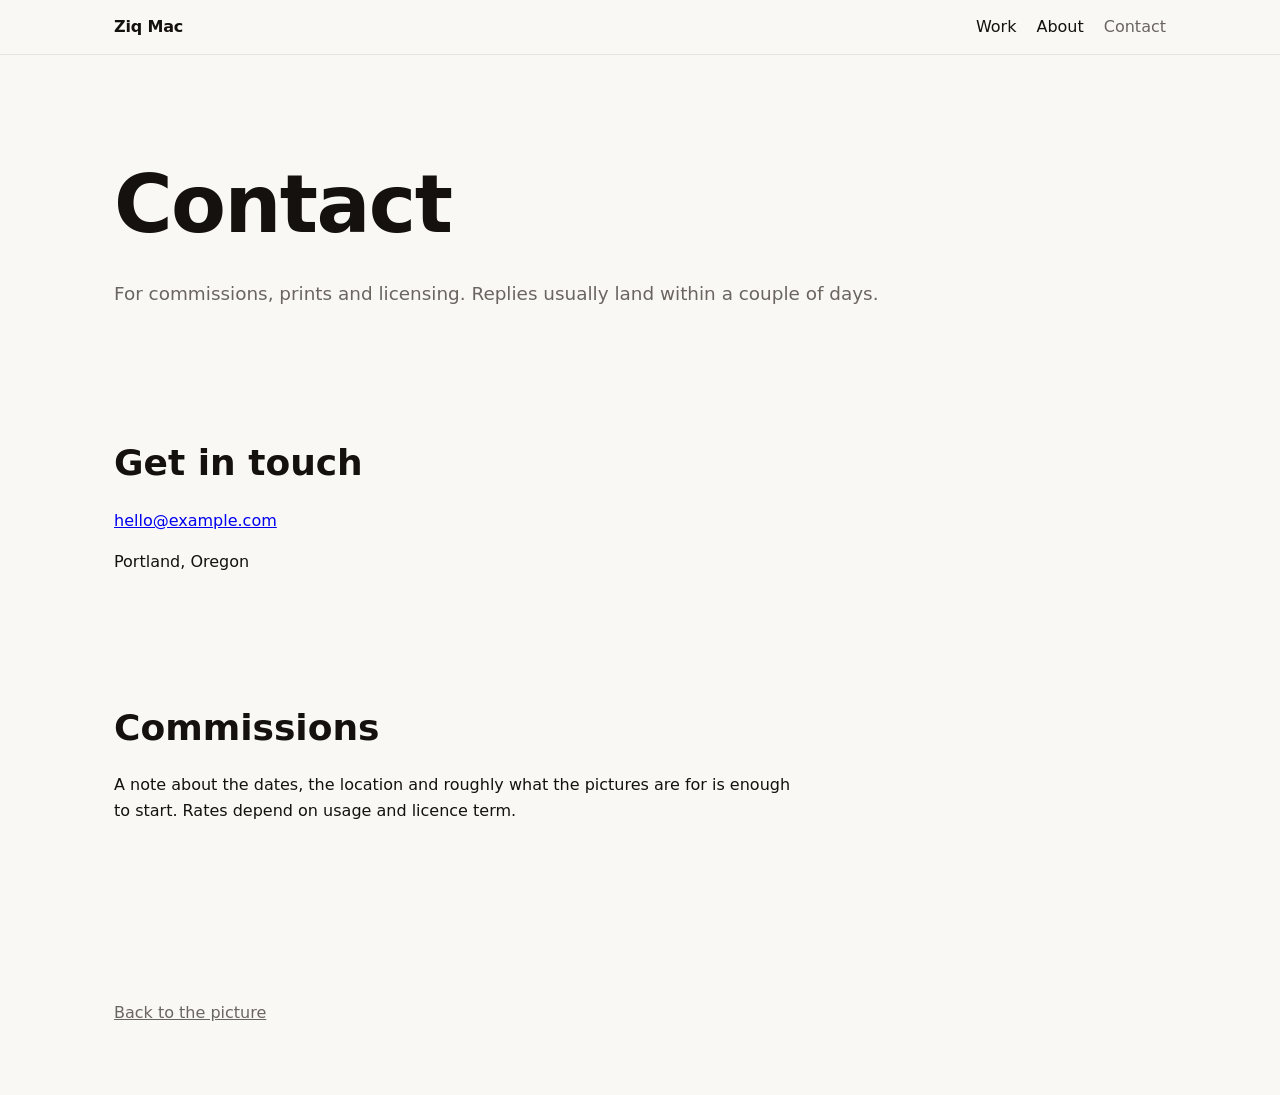
<file: contact.html>
<!doctype html>
<html lang="en">
<head>
<meta charset="utf-8">
<meta name="viewport" content="width=device-width, initial-scale=1">
<title>Contact — Ziq Mac</title>
<meta name="description" content="Contact Ziq Mac for photography commissions, prints and licensing.">
<link rel="canonical" href="https://example.com/contact.html">
<link rel="stylesheet" href="assets/site.css">
</head>
<body>

<div class="sitebar">
  <div class="wrap">
    <a class="home" href="index.html">Ziq Mac</a>
    <nav aria-label="Main">
      <a href="work.html">Work</a>
      <a href="about.html">About</a>
      <a href="contact.html" aria-current="page">Contact</a>
    </nav>
  </div>
</div>

<div class="wrap">
  <main>
  <header class="page">
    <h1>Contact</h1>
    <p class="lede">
      For commissions, prints and licensing. Replies usually land within a
      couple of days.
    </p>
  </header>

  <section>
    <h2>Get in touch</h2>
    <p><a href="mailto:hello@example.com">hello@example.com</a></p>
    <p>Portland, Oregon</p>
  </section>

  <section>
    <h2>Commissions</h2>
    <p>
      A note about the dates, the location and roughly what the pictures are
      for is enough to start. Rates depend on usage and licence term.
    </p>
  </section>
  </main>

  <footer>
    <p><a href="index.html">Back to the picture</a></p>
  </footer>
</div>

</body>
</html>
</file>
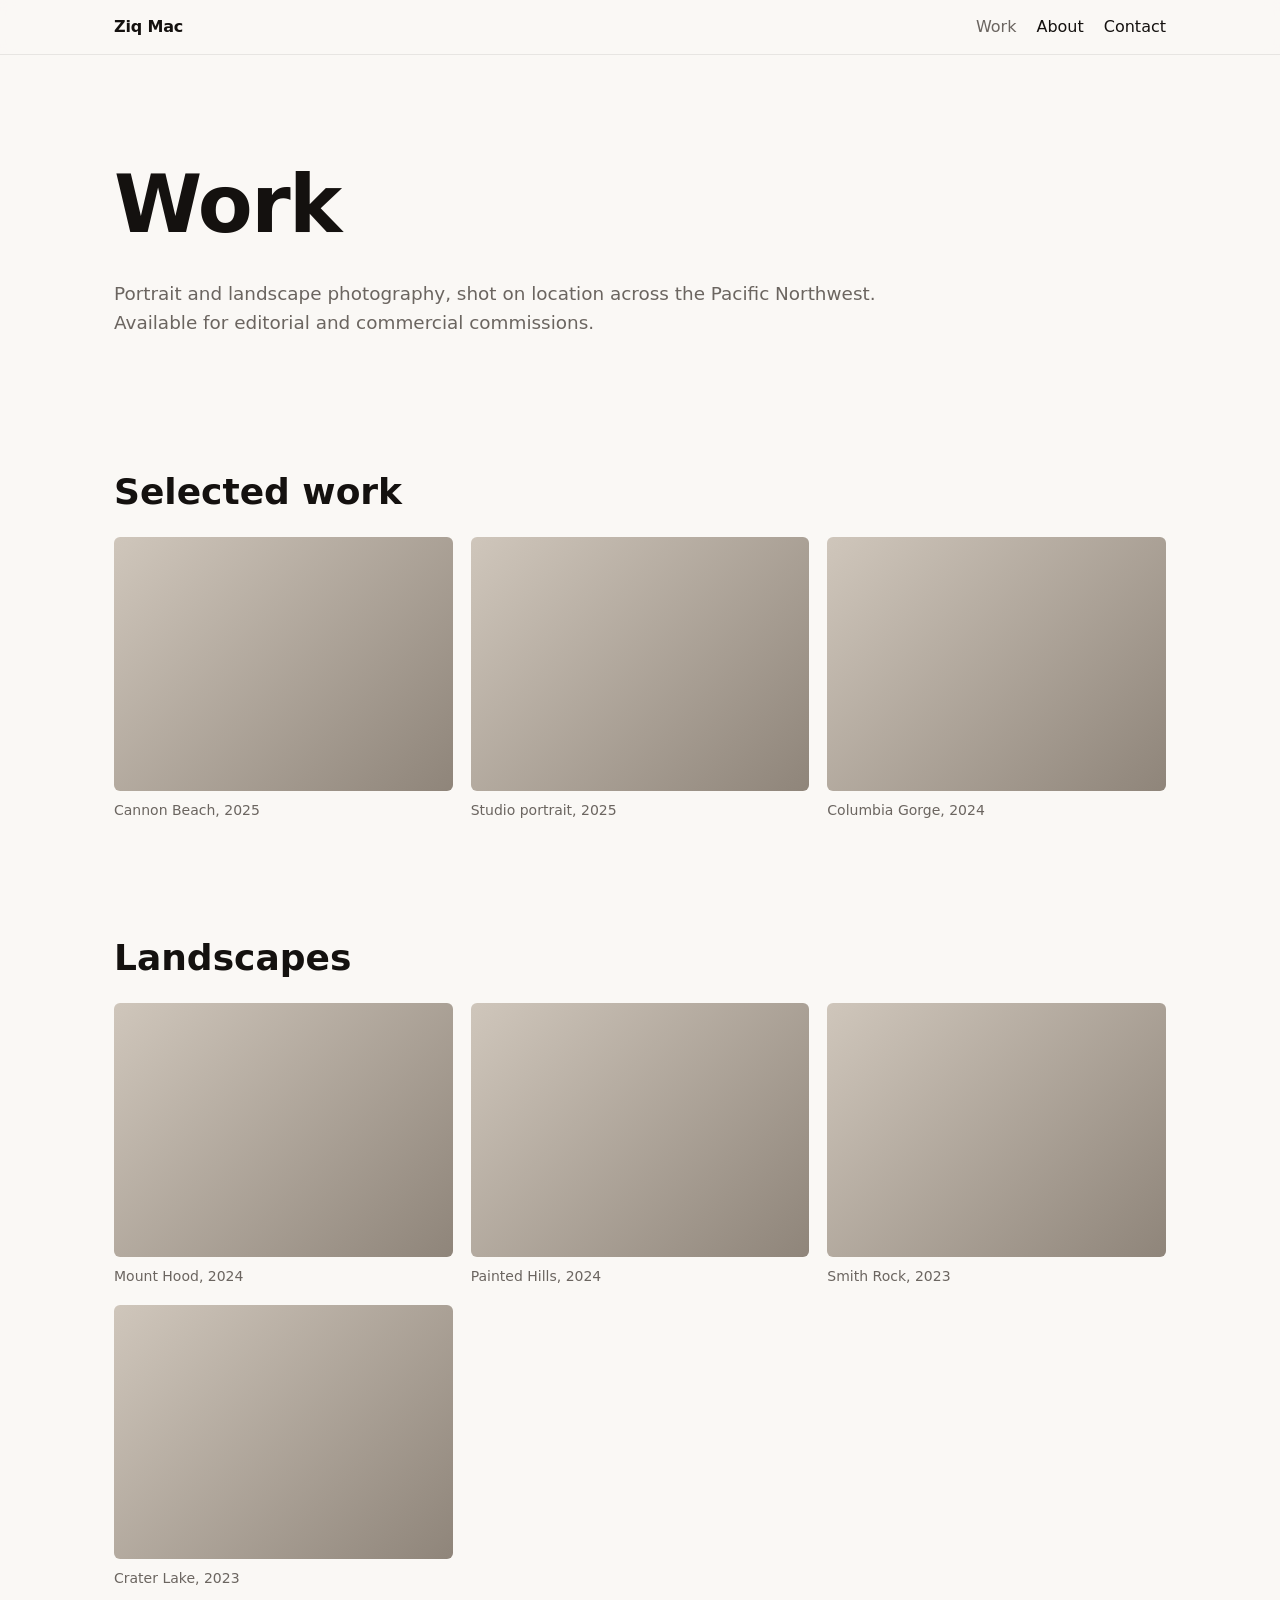
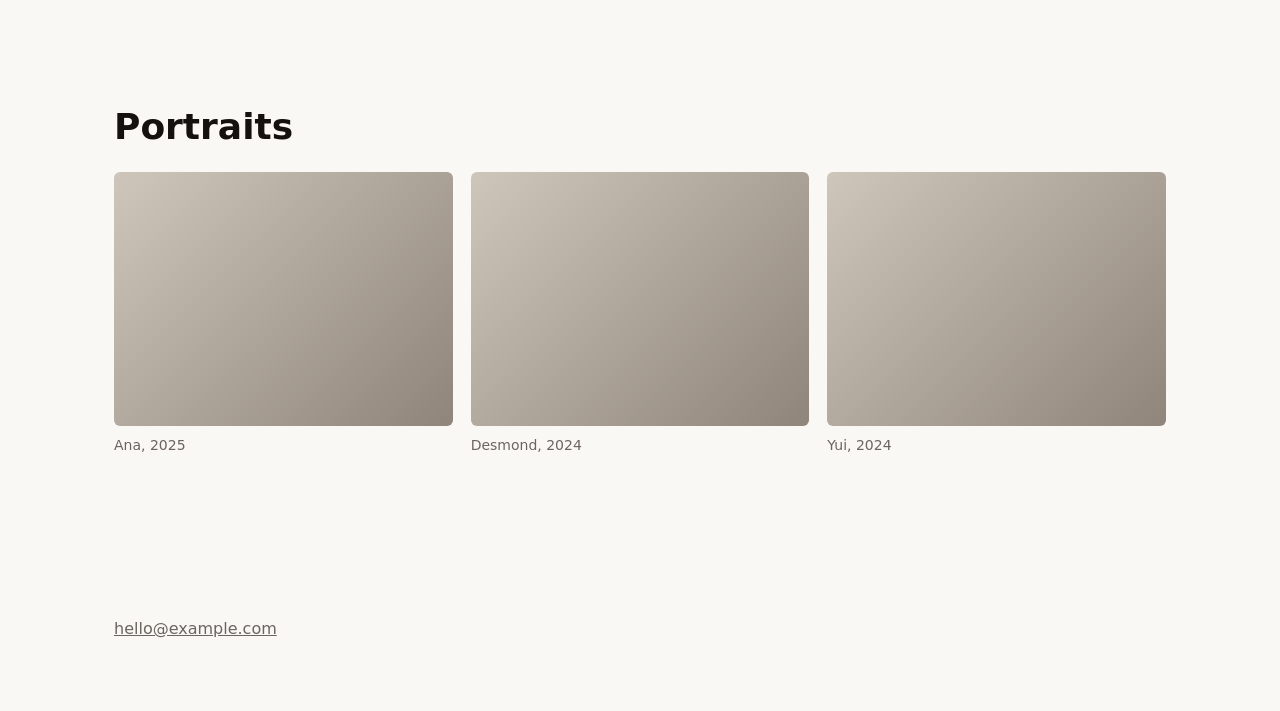
<file: work.html>
<!doctype html>
<html lang="en">
<head>
<meta charset="utf-8">
<meta name="viewport" content="width=device-width, initial-scale=1">
<title>Work — Ziq Mac</title>
<meta name="description" content="Selected photography by Ziq Mac: portraits, landscapes and editorial work.">
<link rel="canonical" href="https://example.com/work.html">
<link rel="stylesheet" href="assets/site.css">

<style>
  /* ---------------------------------------------------------------------
     The falling camera.

     Rules that keep this free:
       - position: fixed        -> outside normal flow, so it can never shift
                                   the page content or cause layout shift
       - pointer-events: none   -> never intercepts a click on a photo
       - only transform/opacity -> compositor-only, no layout, no repaint
       - aria-hidden in markup  -> decorative, invisible to screen readers
                                   and to a crawler reading the page
     --------------------------------------------------------------------- */
  .camera {
    position: fixed;
    top: 0;
    right: clamp(12px, 6vw, 90px);
    width: clamp(48px, 7vw, 96px);
    z-index: 1;
    pointer-events: none;
    opacity: .5;
    transform: translate3d(0, -25vh, 0);
  }

  @keyframes camera-fall {
    from { transform: translate3d(0, -25vh, 0) rotate(-12deg); }
    to   { transform: translate3d(0, 100vh, 0) rotate(700deg); }
  }

  /* Gate the CSS animation behind @supports. Without the gate, a browser that
     ignores animation-timeline would run camera-fall on the normal document
     timeline at its default 0s duration and snap straight to the end frame. */
  @supports (animation-timeline: scroll()) {
    .camera {
      animation: camera-fall linear both;
      animation-timeline: scroll(root block);
    }
  }

  /* Not optional. Some people get motion sick; others just turned it off. */
  @media (prefers-reduced-motion: reduce) {
    .camera { display: none; }
  }

  /* Phones: least headroom, smallest screen, and the camera would drift right
     over the photos. Drop it. */
  @media (max-width: 640px) {
    .camera { display: none; }
  }
</style>
</head>
<body>

<!-- Decorative only: aria-hidden + focusable="false" keep it out of the
     accessibility tree, and it carries no text a crawler could index. -->
<svg class="camera" data-camera aria-hidden="true" focusable="false"
     viewBox="0 0 64 48" fill="none" xmlns="http://www.w3.org/2000/svg">
  <rect x="1" y="9" width="62" height="38" rx="6" fill="#14110f"/>
  <path d="M20 9l4-6h16l4 6z" fill="#14110f"/>
  <circle cx="32" cy="28" r="13" fill="#faf8f5"/>
  <circle cx="32" cy="28" r="9" fill="#14110f"/>
  <circle cx="32" cy="28" r="4.5" fill="#3d5a80"/>
  <circle cx="28.5" cy="24.5" r="1.8" fill="#faf8f5" opacity=".8"/>
  <rect x="50" y="14" width="8" height="4" rx="2" fill="#faf8f5" opacity=".75"/>
</svg>

<div class="sitebar">
  <div class="wrap">
    <a class="home" href="index.html">Ziq Mac</a>
    <nav aria-label="Main">
      <a href="work.html" aria-current="page">Work</a>
      <a href="about.html">About</a>
      <a href="contact.html">Contact</a>
    </nav>
  </div>
</div>

<div class="wrap">

  <header class="page">
    <h1>Work</h1>
    <p class="lede">
      Portrait and landscape photography, shot on location across the Pacific
      Northwest. Available for editorial and commercial commissions.
    </p>
  </header>

  <!-- Real content lives in the HTML, visible by default. Nothing here depends
       on JavaScript running or on a scroll event firing. -->
  <main>
    <section>
      <h2>Selected work</h2>
      <div class="grid">
        <figure><div class="shot"></div><figcaption>Cannon Beach, 2025</figcaption></figure>
        <figure><div class="shot"></div><figcaption>Studio portrait, 2025</figcaption></figure>
        <figure><div class="shot"></div><figcaption>Columbia Gorge, 2024</figcaption></figure>
      </div>

      <!-- How the placeholders above would look as real photos.
           - width/height  : reserves the box, prevents layout shift
           - fetchpriority : only on the one hero image, never more
           - loading=lazy  : everything below the fold
           - AVIF -> WebP -> JPEG so old browsers still get something

      <picture>
        <source srcset="/img/beach-800.avif 800w, /img/beach-1600.avif 1600w"
                sizes="(max-width: 700px) 100vw, 33vw" type="image/avif">
        <source srcset="/img/beach-800.webp 800w, /img/beach-1600.webp 1600w"
                sizes="(max-width: 700px) 100vw, 33vw" type="image/webp">
        <img src="/img/beach-800.jpg" width="1600" height="1200"
             loading="lazy" decoding="async"
             alt="Sea stacks at low tide, Cannon Beach, at sunrise">
      </picture>
      -->
    </section>

    <section class="deferred">
      <h2>Landscapes</h2>
      <div class="grid">
        <figure><div class="shot"></div><figcaption>Mount Hood, 2024</figcaption></figure>
        <figure><div class="shot"></div><figcaption>Painted Hills, 2024</figcaption></figure>
        <figure><div class="shot"></div><figcaption>Smith Rock, 2023</figcaption></figure>
        <figure><div class="shot"></div><figcaption>Crater Lake, 2023</figcaption></figure>
      </div>
    </section>

    <section class="deferred">
      <h2>Portraits</h2>
      <div class="grid">
        <figure><div class="shot"></div><figcaption>Ana, 2025</figcaption></figure>
        <figure><div class="shot"></div><figcaption>Desmond, 2024</figcaption></figure>
        <figure><div class="shot"></div><figcaption>Yui, 2024</figcaption></figure>
      </div>
    </section>
  </main>

  <footer>
    <p><a href="mailto:hello@example.com">hello@example.com</a></p>
  </footer>

</div>

<script>
/* Fallback for browsers without scroll-driven CSS animations.
   Everything above already works without this file loading at all — the camera
   simply sits still. That is the point: the animation is an enhancement. */
(function () {
  var camera = document.querySelector('[data-camera]');
  if (!camera) return;

  var reduced = window.matchMedia('(prefers-reduced-motion: reduce)').matches;
  var native = window.CSS && CSS.supports && CSS.supports('animation-timeline: scroll()');
  if (reduced || native) return;

  var ticking = false;

  function paint() {
    ticking = false;
    // scrollY and innerHeight are cheap. Reading offsetTop or
    // getBoundingClientRect() here instead would force a synchronous layout on
    // every frame — that is the classic scroll-jank bug.
    var max = document.documentElement.scrollHeight - window.innerHeight;
    var p = max > 0 ? Math.min(1, window.scrollY / max) : 0;
    camera.style.transform =
      'translate3d(0, ' + (-25 + p * 125) + 'vh, 0) rotate(' + (-12 + p * 712) + 'deg)';
  }

  // Coalesce a burst of scroll events into one write per animation frame.
  function onScroll() {
    if (!ticking) {
      ticking = true;
      requestAnimationFrame(paint);
    }
  }

  addEventListener('scroll', onScroll, { passive: true });
  addEventListener('resize', onScroll, { passive: true });
  paint();
})();
</script>

</body>
</html>
</file>
<file: assets/site.css>
/* Shared styles for the interior pages. The homepage is deliberately not
   included here — it is a full-bleed picture with its own layout. */

:root {
  --ink: #14110f;
  --paper: #faf8f5;
  --muted: #6b6560;
  --measure: 68ch;
}

* { box-sizing: border-box; }

body {
  margin: 0;
  background: var(--paper);
  color: var(--ink);
  font: 16px/1.6 ui-sans-serif, system-ui, -apple-system, "Segoe UI", sans-serif;
}

.wrap { max-width: 1100px; margin: 0 auto; padding: 0 24px; }

/* Interior pages get a plain text nav. The picture-with-hotspots idea belongs
   to the homepage; repeating it here would cost people a click to get
   anywhere. */
.sitebar {
  position: sticky;
  top: 0;
  z-index: 5;
  background: rgb(250 248 245 / .88);
  backdrop-filter: blur(8px);
  border-bottom: 1px solid rgb(20 17 15 / .08);
}

.sitebar .wrap {
  display: flex;
  align-items: baseline;
  gap: 24px;
  padding-top: 14px;
  padding-bottom: 14px;
}

.sitebar a { color: inherit; text-decoration: none; }
.sitebar a:hover { text-decoration: underline; }

.home {
  font-weight: 600;
  letter-spacing: -0.01em;
  margin-right: auto;
}

.sitebar nav { display: flex; gap: 20px; }
.sitebar [aria-current="page"] { color: var(--muted); text-decoration: none; }

:focus-visible { outline: 2px solid var(--ink); outline-offset: 3px; }

header.page { padding: 12vh 0 8vh; }
h1 { font-size: clamp(2.5rem, 8vw, 5rem); line-height: 1.05; margin: 0 0 .4em; letter-spacing: -0.02em; }
.lede { max-width: var(--measure); color: var(--muted); font-size: 1.15rem; margin: 0; }

section { padding: 6vh 0; }
h2 { font-size: clamp(1.5rem, 3vw, 2.25rem); margin: 0 0 1rem; }
p { max-width: var(--measure); }

.grid {
  display: grid;
  grid-template-columns: repeat(auto-fill, minmax(260px, 1fr));
  gap: 18px;
}

/* Reserving the box up front is what keeps CLS at zero. A real <img> does the
   same job via its width/height attributes. */
figure { margin: 0; }
.shot {
  aspect-ratio: 4 / 3;
  border-radius: 6px;
  background: linear-gradient(135deg, #cfc6bb, #8f857a);
}
figcaption { color: var(--muted); font-size: .875rem; padding-top: .5rem; }

/* Sections far below the fold skip layout/paint until they are near the
   viewport. contain-intrinsic-size supplies a placeholder height so the
   scrollbar does not jump. */
.deferred {
  content-visibility: auto;
  contain-intrinsic-size: auto 900px;
}

footer { padding: 10vh 0 6vh; color: var(--muted); }
footer a { color: inherit; }
</file>
